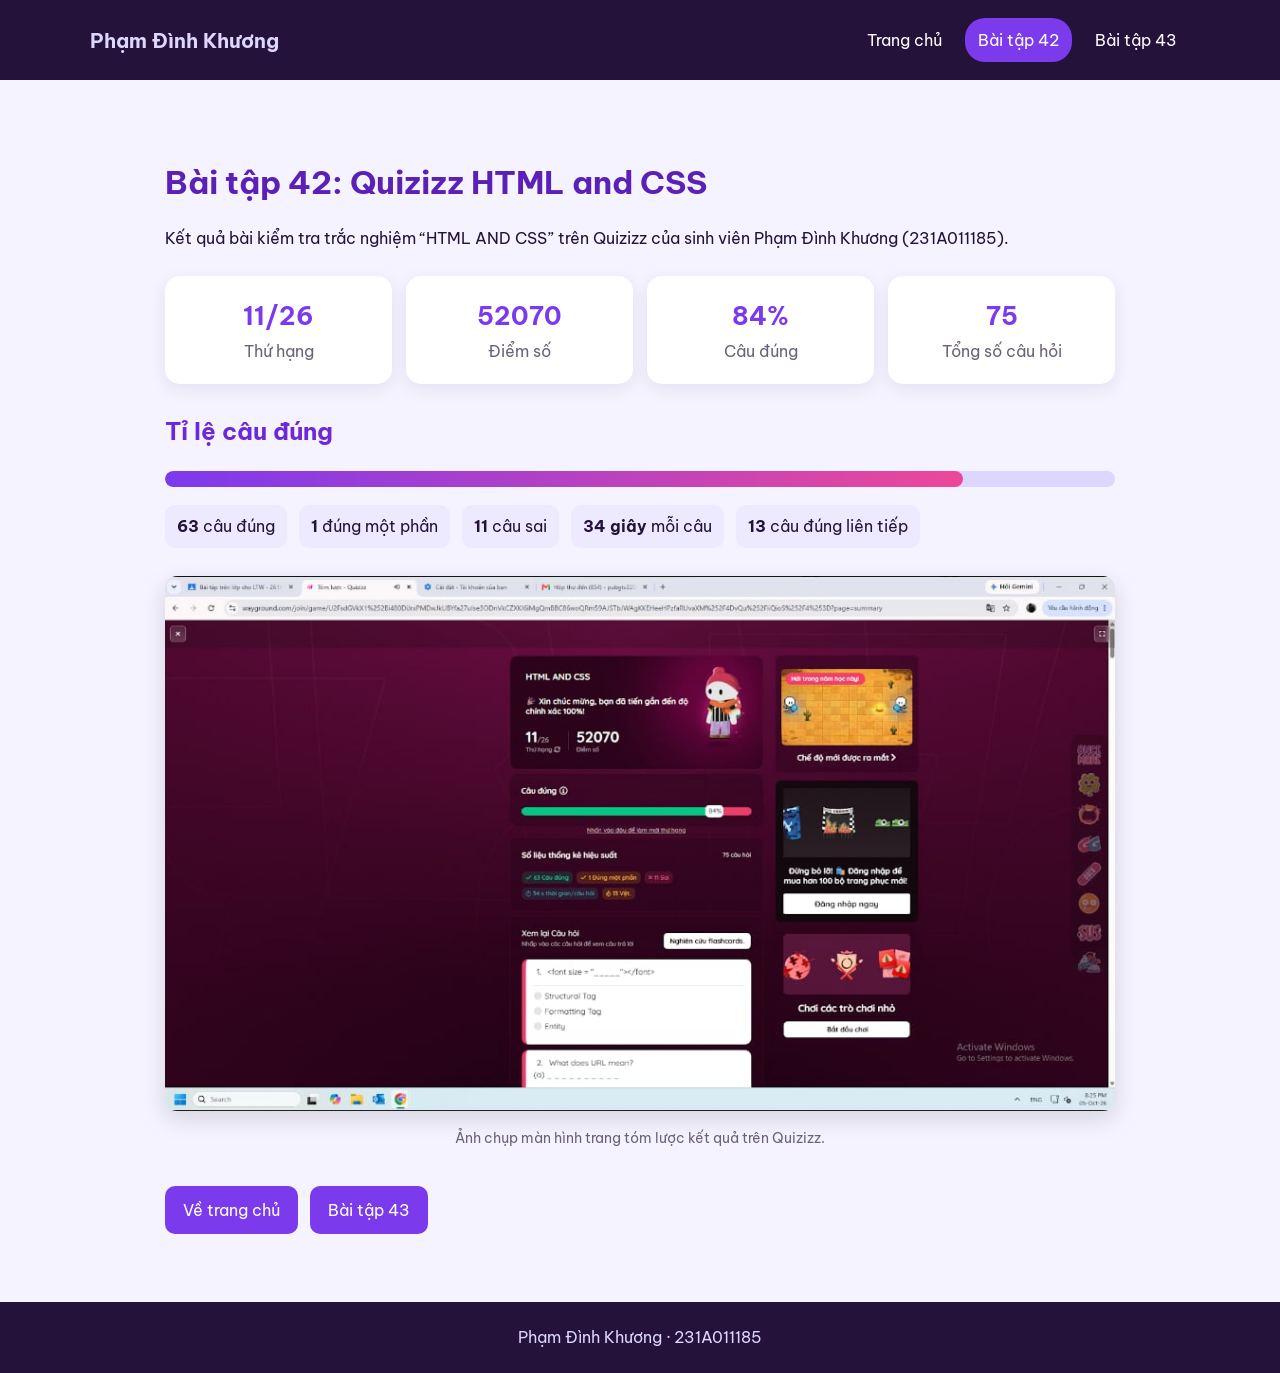
<file: bai42.html>
<!DOCTYPE html>
<html lang="vi">
<head>
<meta charset="UTF-8">
<meta name="viewport" content="width=device-width, initial-scale=1">
<title>Bài tập 42 – Phạm Đình Khương</title>
<link rel="preconnect" href="https://fonts.googleapis.com">
<link href="https://fonts.googleapis.com/css2?family=Be+Vietnam+Pro:wght@400;500;600;700&display=swap" rel="stylesheet">
<link rel="stylesheet" href="bai.css">
</head>
<body>
<header>
  <a class="brand" href="index.html">Phạm Đình Khương</a>
  <nav aria-label="Menu chính">
    <a href="index.html">Trang chủ</a>
    <a href="bai42.html" aria-current="page">Bài tập 42</a>
    <a href="bai43.html">Bài tập 43</a>
  </nav>
</header>
<main class="page">
  <h1>Bài tập 42: Quizizz HTML and CSS</h1>
  <p>Kết quả bài kiểm tra trắc nghiệm “HTML AND CSS” trên Quizizz của sinh viên Phạm Đình Khương (231A011185).</p>
 
  <div class="stats">
    <div class="stat"><b>11/26</b><span>Thứ hạng</span></div>
    <div class="stat"><b>52070</b><span>Điểm số</span></div>
    <div class="stat"><b>84%</b><span>Câu đúng</span></div>
    <div class="stat"><b>75</b><span>Tổng số câu hỏi</span></div>
  </div>
 
  <h2>Tỉ lệ câu đúng</h2>
  <div class="bar" role="img" aria-label="84% câu đúng"><i></i></div>
  <div class="split">
    <span><b>63</b> câu đúng</span>
    <span><b>1</b> đúng một phần</span>
    <span><b>11</b> câu sai</span>
    <span><b>34 giây</b> mỗi câu</span>
    <span><b>13</b> câu đúng liên tiếp</span>
  </div>
 
  <figure class="shot">
    <img src="[data-uri]" alt="Ảnh chụp màn hình kết quả Quizizz HTML and CSS">
    <figcaption>Ảnh chụp màn hình trang tóm lược kết quả trên Quizizz.</figcaption>
  </figure>
 
  <a class="btn" href="index.html">Về trang chủ</a>
  <a class="btn primary" href="bai43.html">Bài tập 43</a>
</main>
<footer>Phạm Đình Khương · 231A011185</footer>
</body>
</html>
</file>
<file: bai.css>
*{box-sizing:border-box}
body{margin:0;font-family:'Be Vietnam Pro',Arial,sans-serif;background:#f5f3ff;color:#24123b;line-height:1.65}
header{display:flex;justify-content:space-between;align-items:center;gap:16px;flex-wrap:wrap;padding:18px 7%;background:#24123b;color:white}
header .brand{font-weight:700;font-size:20px;color:#ddd6fe;text-decoration:none}
nav{display:flex;gap:10px;flex-wrap:wrap}
nav a{color:white;text-decoration:none;padding:9px 13px;border-radius:20px}
nav a:hover,nav a[aria-current=page]{background:#7c3aed}
.page{max-width:1000px;margin:35px auto;padding:25px}
h1{color:#5b21b6;line-height:1.3}
h2{color:#6d28d9;margin-top:28px}
.stats{display:grid;grid-template-columns:repeat(auto-fit,minmax(150px,1fr));gap:14px;margin:25px 0}
.stat{background:white;padding:20px;border-radius:15px;text-align:center;box-shadow:0 5px 18px #2e106515}
.stat b{display:block;font-size:25px;color:#7c3aed}
.stat span{color:#6b6178}
.bar{height:16px;background:#ddd6fe;border-radius:20px;overflow:hidden}
.bar i{display:block;width:84%;height:100%;background:linear-gradient(90deg,#7c3aed,#ec4899);border-radius:20px}
.split{display:flex;flex-wrap:wrap;gap:12px;margin:18px 0}
.split span{background:#ede9fe;padding:8px 12px;border-radius:10px}
.shot{margin:28px 0;text-align:center}
.shot img{max-width:100%;height:auto;border-radius:12px;box-shadow:0 8px 25px #0002}
figcaption{font-size:14px;color:#6b6178;margin-top:8px}
.btn{display:inline-block;background:#7c3aed;color:white;text-decoration:none;padding:11px 18px;border-radius:10px;margin:8px 8px 8px 0}
.btn:hover{background:#5b21b6}
footer{text-align:center;padding:22px;background:#24123b;color:#ddd6fe}
@media(max-width:600px){header{justify-content:center}.page{padding:18px;margin:15px auto}}
</file>
